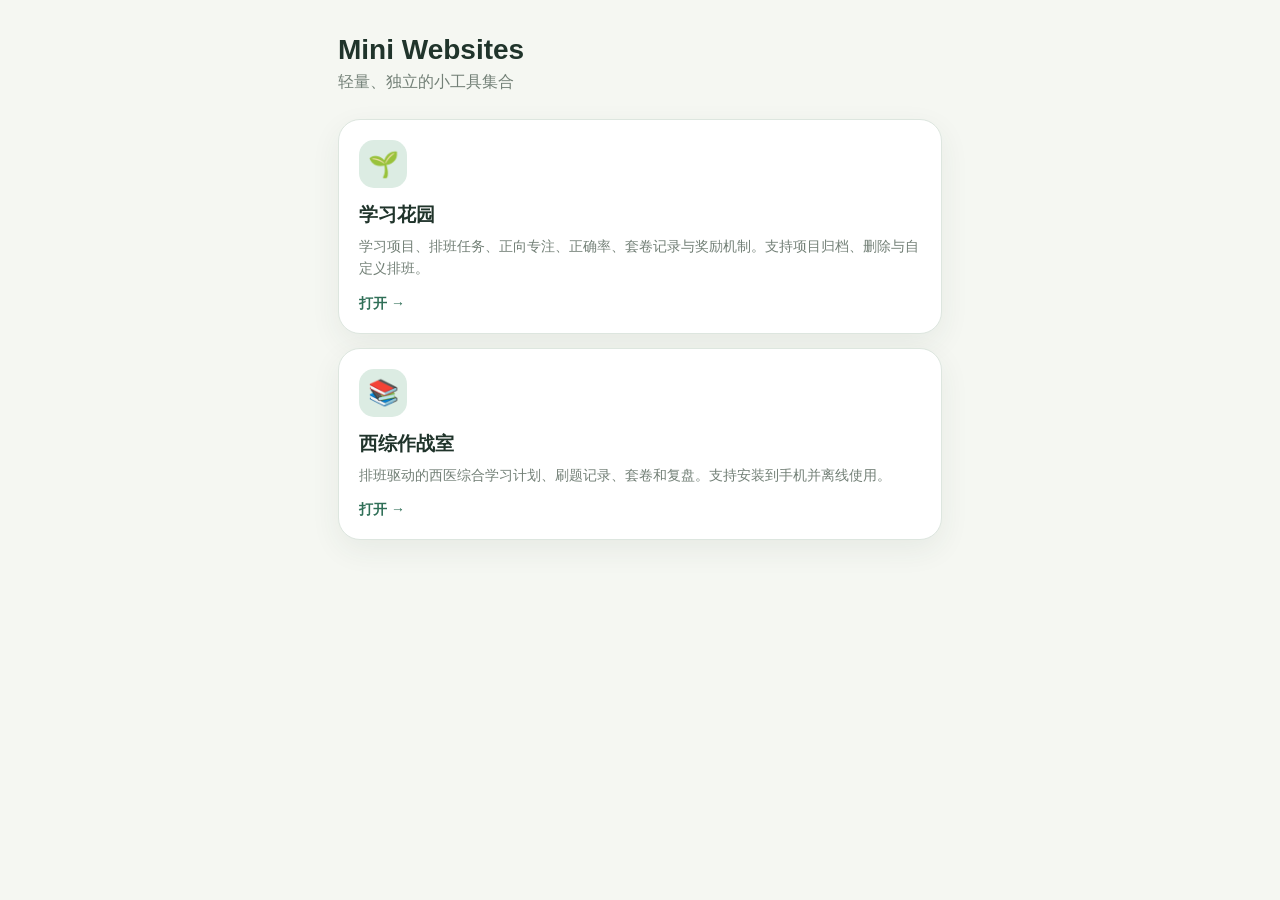
<file: index.html>
<!doctype html>
<html lang="zh-CN">
<head>
<meta charset="utf-8">
<meta name="viewport" content="width=device-width,initial-scale=1,viewport-fit=cover">
<meta name="theme-color" content="#f5f7f2">
<title>Mini Websites</title>
<style>
:root{--bg:#f5f7f2;--card:#fff;--ink:#20342b;--muted:#738077;--primary:#2f6f57;--line:#dde6df}*{box-sizing:border-box}body{margin:0;background:var(--bg);color:var(--ink);font-family:-apple-system,BlinkMacSystemFont,"Segoe UI","PingFang SC","Microsoft YaHei",sans-serif}.wrap{max-width:640px;margin:0 auto;padding:calc(34px + env(safe-area-inset-top)) 18px 40px}h1{font-size:28px;margin:0 0 6px}.sub{color:var(--muted);margin:0 0 26px}.card{display:block;text-decoration:none;color:inherit;background:var(--card);border:1px solid var(--line);border-radius:22px;padding:20px;margin-bottom:14px;box-shadow:0 10px 30px rgba(40,70,55,.07)}.icon{width:48px;height:48px;border-radius:15px;background:#dcece3;display:grid;place-items:center;font-size:25px;margin-bottom:14px}.card h2{font-size:19px;margin:0 0 7px}.card p{margin:0;color:var(--muted);line-height:1.6;font-size:14px}.go{margin-top:15px;color:var(--primary);font-weight:700;font-size:14px}</style>
</head>
<body><main class="wrap"><h1>Mini Websites</h1><p class="sub">轻量、独立的小工具集合</p><a class="card" href="./study-garden/"><div class="icon">🌱</div><h2>学习花园</h2><p>学习项目、排班任务、正向专注、正确率、套卷记录与奖励机制。支持项目归档、删除与自定义排班。</p><div class="go">打开 →</div></a><a class="card" href="./xizong-study/"><div class="icon">📚</div><h2>西综作战室</h2><p>排班驱动的西医综合学习计划、刷题记录、套卷和复盘。支持安装到手机并离线使用。</p><div class="go">打开 →</div></a></main></body>
</html>
</file>
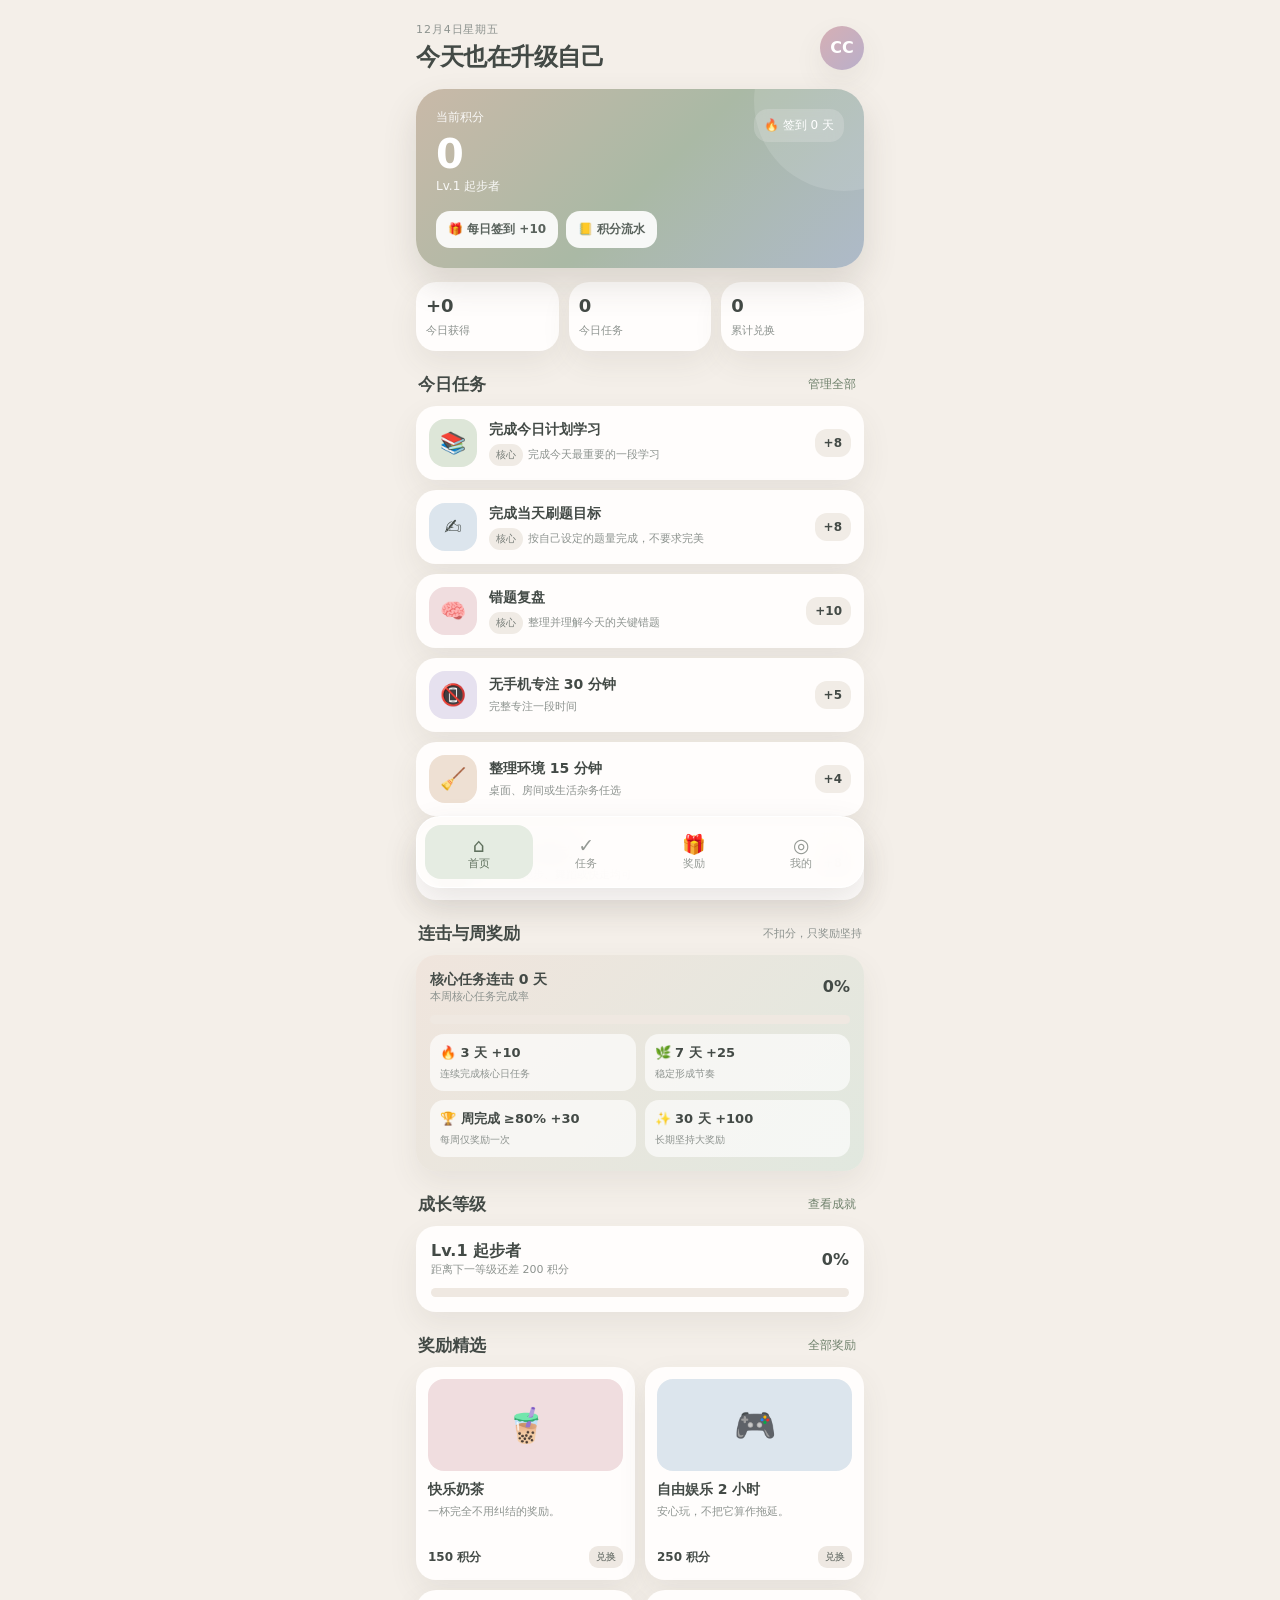
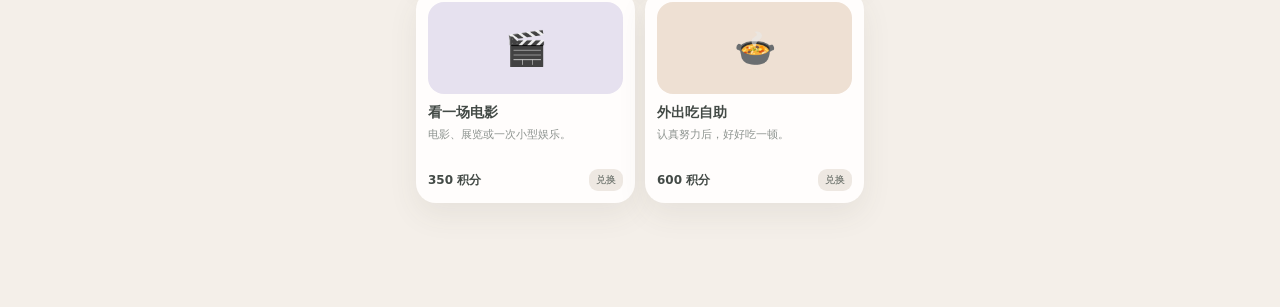
<file: rewardly/index.html>
<!doctype html>
<html lang="zh-CN">
<head>
<meta charset="utf-8">
<meta name="viewport" content="width=device-width,initial-scale=1,viewport-fit=cover">
<title>Rewardly V3.1 · 独立任务奖励系统</title>
<link rel="stylesheet" href="styles.css">
</head>
<body>
<div class="app">
<section id="home" class="page active">
  <div class="topbar"><div><div class="eyebrow" id="dateText"></div><h1>今天也在升级自己</h1></div><div class="avatar">CC</div></div>
  <div class="hero">
    <div class="hero-top"><div><div class="hero-sub">当前积分</div><div class="points" id="points">0</div><div class="hero-sub" id="levelText"></div></div><div class="pill" id="streakText"></div></div>
    <div class="hero-actions"><button onclick="dailyCheckin()">🎁 每日签到 +10</button><button onclick="switchPage('history')">📒 积分流水</button></div>
  </div>
  <div class="grid3"><div class="metric"><strong id="todayGain">+0</strong><span>今日获得</span></div><div class="metric"><strong id="todayDone">0</strong><span>今日任务</span></div><div class="metric"><strong id="redeemCount">0</strong><span>累计兑换</span></div></div>

  <div class="section-head"><h2>今日任务</h2><button class="linkbtn" onclick="switchPage('tasks')">管理全部</button></div>
  <div id="homeTasks" class="task-list"></div>

  <div class="section-head"><h2>连击与周奖励</h2><span class="muted">不扣分，只奖励坚持</span></div>
  <div class="bonus-card">
    <div class="row"><div><strong id="coreStreakText">核心任务连击 0 天</strong><div class="muted" id="weeklyRateText"></div></div><b id="weeklyRatePct">0%</b></div>
    <div class="bar"><span id="weeklyRateBar"></span></div>
    <div class="bonus-grid">
      <div class="bonus"><b>🔥 3 天 +10</b><span>连续完成核心日任务</span></div>
      <div class="bonus"><b>🌿 7 天 +25</b><span>稳定形成节奏</span></div>
      <div class="bonus"><b>🏆 周完成 ≥80% +30</b><span>每周仅奖励一次</span></div>
      <div class="bonus"><b>✨ 30 天 +100</b><span>长期坚持大奖励</span></div>
    </div>
  </div>

  <div class="section-head"><h2>成长等级</h2><button class="linkbtn" onclick="switchPage('profile')">查看成就</button></div>
  <div class="card progress-card"><div class="row"><div><b id="levelTitle"></b><div class="muted" id="levelHint"></div></div><b id="levelPct"></b></div><div class="bar"><span id="levelBar"></span></div></div>

  <div class="section-head"><h2>奖励精选</h2><button class="linkbtn" onclick="switchPage('rewards')">全部奖励</button></div>
  <div id="homeRewards" class="shop-grid"></div>
</section>

<section id="tasks" class="page">
  <div class="topbar"><div><div class="eyebrow">TASKS</div><h1>任务中心</h1></div><div class="avatar">✓</div></div>
  <div class="toolbar"><input id="taskSearch" class="search" placeholder="搜索任务" oninput="renderTasksPage()"><button class="primary" onclick="openTaskForm()">＋ 新建</button></div>
  <div class="filter-row">
    <button class="chip active" onclick="setTaskFilter('all',this)">全部</button>
    <button class="chip" onclick="setTaskFilter('daily',this)">每日</button>
    <button class="chip" onclick="setTaskFilter('weekly',this)">每周</button>
    <button class="chip" onclick="setTaskFilter('challenge',this)">挑战</button>
    <button class="chip" onclick="setTaskFilter('once',this)">一次性</button>
    <button class="chip" onclick="setTaskFilter('core',this)">核心</button>
  </div>
  <div id="taskManageList"></div>
</section>

<section id="rewards" class="page">
  <div class="topbar"><div><div class="eyebrow">REWARDS</div><h1>奖励商城</h1></div><div class="avatar">🎁</div></div>
  <div class="toolbar"><input id="rewardSearch" class="search" placeholder="搜索奖励" oninput="renderRewardsPage()"><button class="primary" onclick="openRewardForm()">＋ 新建</button></div>
  <div id="rewardGrid" class="shop-grid"></div>
</section>

<section id="profile" class="page">
  <div class="topbar"><div><div class="eyebrow">OVERVIEW</div><h1>成长记录</h1></div><div class="avatar">✦</div></div>
  <div class="stats-grid">
    <div class="card stat-card"><span>累计获得积分</span><strong id="totalEarned">0</strong></div>
    <div class="card stat-card"><span>累计完成任务</span><strong id="totalTasksDone">0</strong></div>
    <div class="card stat-card"><span>核心任务最长连击</span><strong id="bestCoreStreak">0 天</strong></div>
    <div class="card stat-card"><span>累计兑换奖励</span><strong id="totalRedeems">0</strong></div>
  </div>
  <div class="section-head"><h2>近 7 天积分</h2><span class="muted">仅统计获得积分</span></div><div class="card week" id="weekChart"></div>
  <div class="section-head"><h2>成就徽章</h2><span class="muted">自动解锁</span></div><div id="achievements"></div>
  <div class="section-head"><h2>数据</h2></div>
  <div class="card settings">
    <div class="setting-row"><div><strong>独立本地存储</strong><br><span>不与任何其他项目联动</span></div><span>已启用</span></div>
    <div class="setting-row"><div><strong>导出备份</strong><br><span>任务、奖励、积分、历史</span></div><button class="linkbtn" onclick="exportData()">导出</button></div>
    <div class="setting-row"><div><strong>导入备份</strong><br><span>从 Rewardly JSON 恢复</span></div><button class="linkbtn" onclick="document.getElementById('importFile').click()">导入</button><input id="importFile" type="file" accept=".json,application/json" hidden onchange="importData(this)"></div>
    <div class="setting-row"><div><strong>恢复默认</strong><br><span>清除当前数据</span></div><button class="linkbtn" style="color:#A87777" onclick="resetAll()">重置</button></div>
  </div>
  <p class="small-note">当前为纯前端版，数据保存在当前浏览器 localStorage。换设备或清理浏览器数据前请先导出备份。</p>
</section>

<section id="history" class="page">
  <div class="topbar"><div><div class="eyebrow">POINTS</div><h1>积分流水</h1></div><div class="avatar">📒</div></div>
  <div class="section-head"><h2>全部记录</h2><button class="linkbtn" onclick="switchPage('home')">返回首页</button></div><div class="card" id="historyList"></div>
</section>
</div>

<nav class="nav">
  <button class="active" data-page="home" onclick="switchPage('home')"><span>⌂</span>首页</button>
  <button data-page="tasks" onclick="switchPage('tasks')"><span>✓</span>任务</button>
  <button data-page="rewards" onclick="switchPage('rewards')"><span>🎁</span>奖励</button>
  <button data-page="profile" onclick="switchPage('profile')"><span>◎</span>我的</button>
</nav>
<div class="overlay" id="sheet"><div class="sheet" id="sheetContent"></div></div><div class="toast" id="toast"></div>

<script src="data.js"></script>
<script src="app.js"></script>
</body>
</html>
</file>
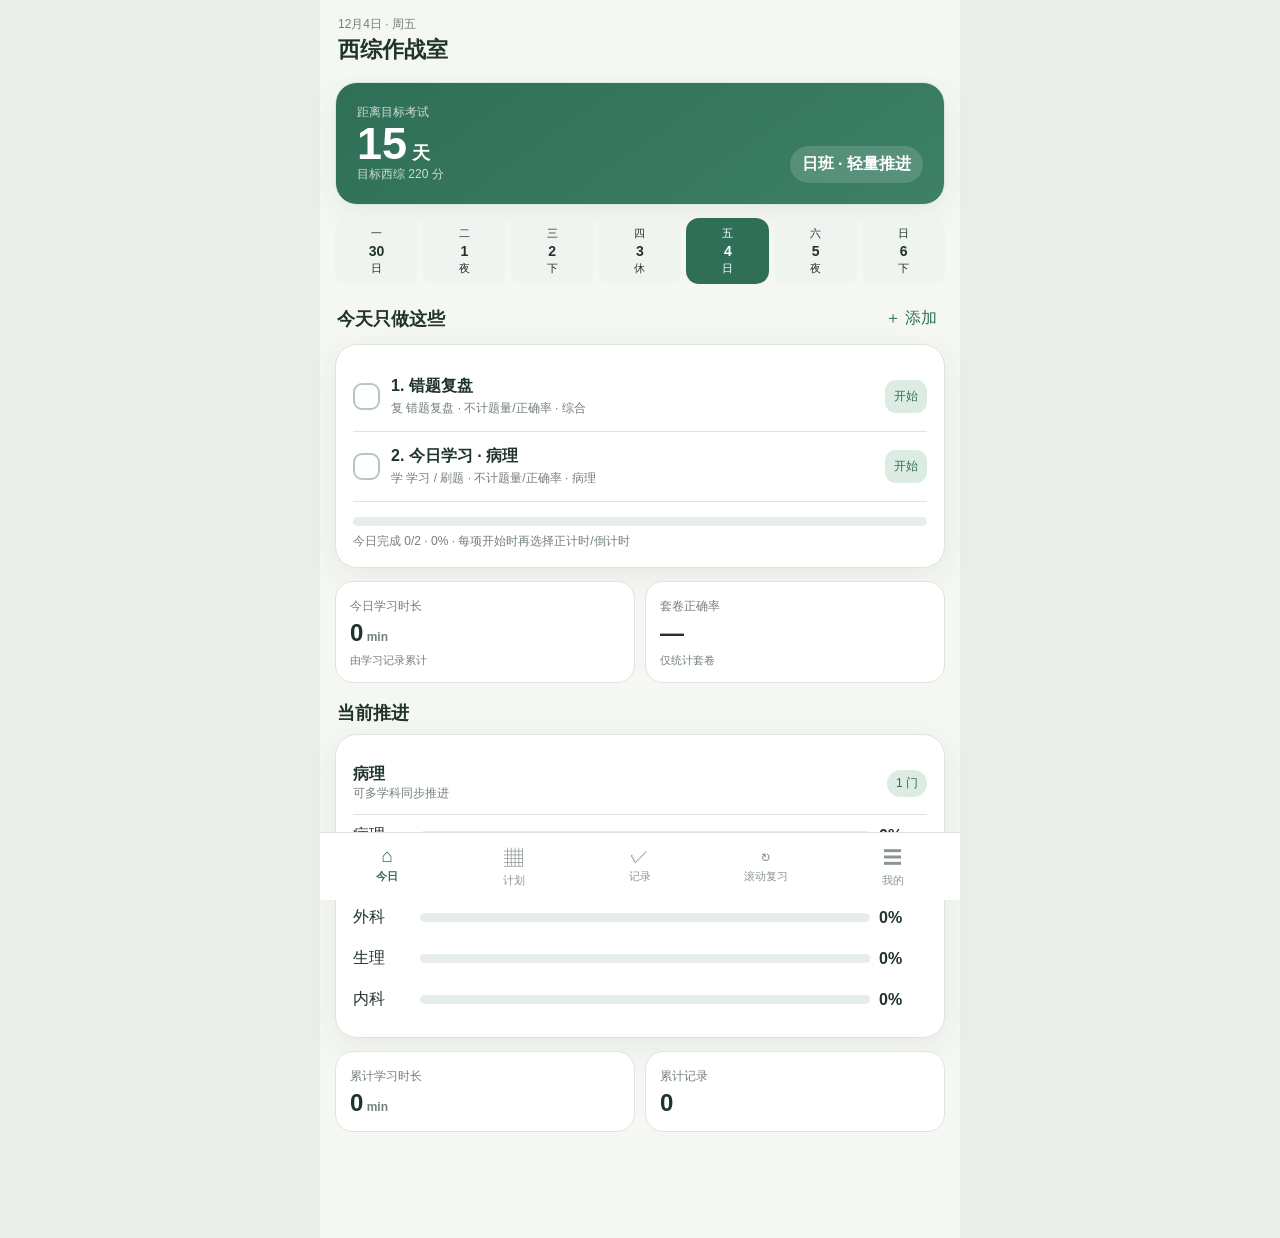
<file: xizong-study/index.html>
<!doctype html>
<html lang="zh-CN">
<head>
<meta charset="utf-8">
<meta name="viewport" content="width=device-width,initial-scale=1,viewport-fit=cover,user-scalable=no">
<meta name="theme-color" content="#2f6f57">
<meta name="apple-mobile-web-app-capable" content="yes">
<meta name="apple-mobile-web-app-status-bar-style" content="default">
<meta name="apple-mobile-web-app-title" content="西综作战室">
<link rel="manifest" href="./manifest.webmanifest">
<link rel="icon" href="./icon.svg">
<link rel="stylesheet" href="./styles.css?v=40">
<title>西综作战室</title>
</head>
<body>
<div class="app">
<header class="top"><div><p id="dateText" class="eyebrow"></p><h1>西综作战室</h1></div><button id="installBtn" class="iconbtn hidden" aria-label="安装到桌面">＋</button></header>
<main id="view" class="view"></main>
</div>
<nav id="nav" class="nav">
<button data-view="today" class="active"><span>⌂</span><small>今日</small></button>
<button data-view="plan"><span>▦</span><small>计划</small></button>
<button data-view="records"><span>✓</span><small>记录</small></button>
<button data-view="rolling"><span>↻</span><small>滚动复习</small></button>
<button data-view="me"><span>☰</span><small>我的</small></button>
</nav>

<dialog id="recordDialog" class="sheet"><form id="recordForm" class="sheetin">
<div class="handle"></div><div class="sheethead"><h3 id="recordTitle">记录学习</h3><button type="button" id="closeRecord" class="iconbtn">×</button></div>
<input type="hidden" id="recordTaskId"><input type="hidden" id="recordEditId">
<label>日期<input id="rDate" type="date" required></label>
<label>记录类型<select id="rType"><option value="study">学习 / 刷题</option><option value="review">错题复盘</option><option value="mock">套卷</option></select></label>
<label>科目<select id="rSubject"></select></label>
<div id="mockRecordFields" class="hidden">
<label>年份<input id="rYear" type="number" min="2000" max="2035"></label>
<div class="grid2"><label>套卷题数<input id="rTotal" type="number" min="1" value="165" readonly></label><label>正确数<input id="rCorrect" type="number" min="0" max="165" inputmode="numeric"></label></div>
</div>
<label>实际用时（分钟）<input id="rMinutes" type="number" min="0" inputmode="numeric"></label>
<label>备注<textarea id="rNote" rows="3" placeholder="可选"></textarea></label>
<button class="btn primary" type="submit">保存记录</button>
</form></dialog>

<dialog id="taskDialog" class="sheet"><form id="taskForm" class="sheetin">
<div class="handle"></div><div class="sheethead"><h3 id="taskTitle">添加任务</h3><button type="button" id="closeTask" class="iconbtn">×</button></div>
<input type="hidden" id="taskId"><label>任务名称<input id="tName" required></label><label>日期<input id="tDate" type="date" required></label>
<label>类型<select id="tType"><option value="practice">学习 / 刷题</option><option value="review">错题复盘</option><option value="mock">套卷</option></select></label>
<label id="qWrap" class="hidden">套卷题数<input id="tQuestions" type="number" min="1" value="165" inputmode="numeric"></label>
<button class="btn primary" type="submit">保存任务</button>
</form></dialog>

<dialog id="rollingDialog" class="sheet"><form id="rollingForm" class="sheetin">
<div class="handle"></div><div class="sheethead"><div><div class="small muted">间隔复习</div><h3>添加滚动复习</h3></div><button type="button" id="closeRolling" class="iconbtn">×</button></div>
<label>学科<select id="rollCatalogCategory"></select></label>
<label>具体内容<select id="rollPreset"></select></label>
<input id="rollCustomName" type="hidden" value="">
<select id="rollSubject" class="hidden" tabindex="-1" aria-hidden="true"></select>
<label>本轮学习完成日期<input id="rollStart" type="date" required></label>
<div class="callout">加入滚动的内容就是当天要学的内容：会立即同步到“今日到期”和“今天只做这些”；完成当天学习后，再按后续滚动日期继续复习。</div>
<button class="btn primary" type="submit">加入滚动复习</button>
</form></dialog>

<dialog id="timerDialog" class="sheet"><div class="sheetin">
<div class="handle"></div><div class="sheethead"><div><div class="small muted">学习计时</div><h3 id="timerTitle">开始学习</h3></div><button type="button" id="closeTimer" class="iconbtn">×</button></div>
<div id="timerChoose">
<p class="small muted timer-help">不预设计划用时。开始时再决定正计时、倒计时，或直接完成。</p>
<div class="timer-mode-grid"><button class="timer-mode primary-soft" data-timer="up"><b>正计时</b><span>学多久算多久</span></button><button class="timer-mode primary-soft" data-timer="down-25"><b>25 分钟</b><span>倒计时</span></button><button class="timer-mode primary-soft" data-timer="down-45"><b>45 分钟</b><span>倒计时</span></button><button class="timer-mode primary-soft" data-timer="down-60"><b>60 分钟</b><span>倒计时</span></button></div>
<div class="timer-custom"><input id="timerCustom" type="number" min="1" max="360" inputmode="numeric" placeholder="自定义分钟"><button type="button" class="btn secondary" data-timer="custom">开始倒计时</button></div>
<button type="button" class="btn secondary" data-timer="direct" style="margin-top:10px">不计时，直接完成</button>
</div>
<div id="timerRunning" class="hidden">
<div id="timerModeText" class="timer-mode-text"></div><div id="timerClock" class="timer-clock">00:00</div><div id="timerStatus" class="small muted timer-status"></div>
<button type="button" class="btn primary" data-timer="finish">完成并记录用时</button><button type="button" class="btn secondary danger" data-timer="cancel" style="margin-top:9px">取消本次计时</button>
</div>
</div></dialog>

<div id="toast" class="toast"></div><input id="importFile" class="hidden" type="file" accept="application/json,.json">
<script src="./integrated-runtime.js?v=48"></script>
<script src="./app.js?v=48"></script>
</body>
</html>
</file>
<file: rewardly/styles.css>
:root{
  --bg:#F4EFE9;--paper:#FFFDFC;--text:#434A46;--muted:#8D938F;--line:#E7E0D9;
  --sage:#A8B7A1;--sage2:#DDE6D8;--blue:#AABACB;--blue2:#DCE5ED;
  --pink:#D6AFB4;--pink2:#F0DDDF;--apricot:#D7B18D;--apricot2:#EEE0D3;
  --lav:#B9AFCA;--lav2:#E6E1EF;--danger:#B88080;--shadow:0 12px 30px rgba(82,72,62,.08);
}
*{box-sizing:border-box} html,body{margin:0;min-height:100%;background:var(--bg);color:var(--text);
font-family:Inter,ui-sans-serif,system-ui,-apple-system,"PingFang SC","Microsoft YaHei",sans-serif}
button,input,select,textarea{font:inherit} button{cursor:pointer}
.app{max-width:480px;margin:auto;min-height:100vh;padding:18px 16px 104px}.page{display:none}.page.active{display:block}
.topbar{display:flex;justify-content:space-between;align-items:center;margin:4px 0 16px}.eyebrow{font-size:11px;color:var(--muted);letter-spacing:.08em;margin-bottom:4px}
h1{font-size:24px;letter-spacing:-.5px;margin:0}.avatar{width:44px;height:44px;border-radius:50%;display:grid;place-items:center;color:white;font-weight:800;background:linear-gradient(135deg,var(--pink),var(--lav));box-shadow:var(--shadow)}
.hero{padding:20px;border-radius:28px;background:linear-gradient(135deg,#C9B9A8,#AAB9A5 52%,#AEBAC9);color:white;box-shadow:0 16px 34px rgba(90,79,70,.16);overflow:hidden;position:relative}
.hero:after{content:"";position:absolute;width:180px;height:180px;right:-70px;top:-78px;border-radius:50%;background:rgba(255,255,255,.13)}
.hero-top{display:flex;justify-content:space-between;align-items:flex-start;gap:12px}.points{font-size:40px;font-weight:850;line-height:1;margin:8px 0 4px}.hero-sub{font-size:12px;opacity:.9}
.pill{padding:8px 10px;border-radius:14px;background:rgba(255,255,255,.18);font-size:12px;backdrop-filter:blur(8px)}
.hero-actions{display:flex;gap:8px;margin-top:16px}.hero-actions button{border:none;border-radius:14px;padding:10px 12px;background:rgba(255,255,255,.9);color:#59625C;font-size:12px;font-weight:700}
.grid3{display:grid;grid-template-columns:repeat(3,1fr);gap:10px;margin:14px 0 4px}.metric,.card{background:var(--paper);box-shadow:var(--shadow);border-radius:20px}
.metric{padding:13px 10px}.metric strong{display:block;font-size:18px;margin-bottom:3px}.metric span,.muted{font-size:11px;color:var(--muted)}
.section-head{display:flex;justify-content:space-between;align-items:center;margin:22px 2px 10px}.section-head h2{font-size:17px;margin:0}.linkbtn{border:none;background:transparent;color:#6E806B;font-size:12px}
.progress-card{padding:15px}.row{display:flex;justify-content:space-between;align-items:center;gap:10px}.bar{height:9px;background:#EFE8E1;border-radius:999px;overflow:hidden;margin-top:11px}.bar span{display:block;height:100%;border-radius:999px;background:linear-gradient(90deg,var(--sage),var(--blue));width:0}
.task-list{display:flex;flex-direction:column;gap:10px}.task{display:grid;grid-template-columns:48px 1fr auto;gap:12px;align-items:center;padding:13px;background:var(--paper);border-radius:20px;box-shadow:var(--shadow)}
.task-icon{width:48px;height:48px;border-radius:16px;display:grid;place-items:center;font-size:21px}.task h3{font-size:14px;margin:0 0 5px}.task p{font-size:11px;color:var(--muted);margin:0}.reward{font-size:12px;font-weight:800;padding:7px 9px;border-radius:12px;background:#F1ECE6}.task.done{opacity:.56}.task.done h3{text-decoration:line-through}
.sage{background:var(--sage2)}.blue{background:var(--blue2)}.pink{background:var(--pink2)}.apricot{background:var(--apricot2)}.lav{background:var(--lav2)}
.type-tag{display:inline-flex;align-items:center;padding:4px 7px;border-radius:999px;background:#F0EBE5;font-size:10px;color:#777D78;margin-right:5px}
.bonus-card{padding:14px;background:linear-gradient(135deg,#F0E5DD,#E1E8DF);border-radius:20px;box-shadow:var(--shadow)}.bonus-card strong{font-size:14px}.bonus-grid{display:grid;grid-template-columns:1fr 1fr;gap:9px;margin-top:10px}.bonus{background:rgba(255,255,255,.65);border-radius:14px;padding:10px}.bonus b{display:block;font-size:13px}.bonus span{font-size:10px;color:var(--muted)}
.toolbar{display:flex;gap:8px;margin:10px 0 12px}.search{flex:1;border:1px solid var(--line);background:var(--paper);border-radius:15px;padding:11px 12px;outline:none}.primary{border:none;border-radius:15px;padding:11px 13px;background:#A5B39F;color:white;font-weight:700}
.filter-row{display:flex;gap:8px;overflow:auto;padding-bottom:4px;margin-bottom:12px}.chip{white-space:nowrap;border:none;border-radius:999px;padding:8px 12px;background:#EDE7E1;color:#6E746F;font-size:12px}.chip.active{background:#DCE6D8;color:#5E705A}
.manage-card{padding:13px;background:var(--paper);border-radius:18px;box-shadow:var(--shadow);display:flex;justify-content:space-between;gap:10px;align-items:center;margin-bottom:10px}.manage-card .left{display:flex;gap:11px;align-items:center;min-width:0}.manage-card h3{font-size:14px;margin:0 0 4px}.manage-card p{font-size:11px;color:var(--muted);margin:0}.actions{display:flex;gap:6px}.iconbtn{border:none;background:#F0EBE6;border-radius:12px;width:34px;height:34px}
.shop-grid{display:grid;grid-template-columns:1fr 1fr;gap:10px}.shop-item{padding:12px;background:var(--paper);border-radius:20px;box-shadow:var(--shadow)}.shop-icon{width:100%;height:92px;border-radius:16px;display:grid;place-items:center;font-size:34px;margin-bottom:10px}.shop-item h3{font-size:14px;margin:0 0 5px}.shop-item p{font-size:11px;color:var(--muted);margin:0;min-height:32px}.shop-bottom{display:flex;justify-content:space-between;align-items:center;margin-top:10px;gap:5px}.shop-bottom strong{font-size:12px}.shop-bottom button{border:none;border-radius:9px;padding:5px 7px;background:#EEE8E2;color:#555D57;font-size:10px;line-height:1.2}
.stats-grid{display:grid;grid-template-columns:1fr 1fr;gap:10px}.stat-card{padding:16px}.stat-card strong{display:block;font-size:23px;margin-top:6px}.stat-card span{font-size:11px;color:var(--muted)}
.week{display:grid;grid-template-columns:repeat(7,1fr);gap:7px;align-items:end;height:128px;padding:14px 10px 4px}.day{display:flex;flex-direction:column;align-items:center;gap:6px;height:100%;justify-content:flex-end}.col{width:100%;max-width:24px;border-radius:8px 8px 4px 4px;background:linear-gradient(180deg,var(--blue),var(--sage));min-height:6px}.day label{font-size:10px;color:var(--muted)}
.history-item{padding:13px 14px;display:flex;justify-content:space-between;gap:10px;align-items:center}.history-item+.history-item{border-top:1px solid #F0EBE6}.history-item h4{font-size:13px;margin:0 0 3px}.history-item p{margin:0;font-size:10px;color:var(--muted)}.plus{color:#6E896B;font-weight:800}.minus{color:#A87777;font-weight:800}
.badge{display:flex;gap:12px;align-items:center;padding:13px;margin-bottom:10px}.badge-icon{width:48px;height:48px;border-radius:16px;display:grid;place-items:center;font-size:21px}.badge h3{font-size:14px;margin:0 0 4px}.badge p{font-size:11px;color:var(--muted);margin:0}
.settings{padding:5px 12px}.setting-row{display:flex;justify-content:space-between;align-items:center;padding:13px 0;border-bottom:1px solid var(--line)}.setting-row:last-child{border-bottom:none}.setting-row strong{font-size:13px}.setting-row span{font-size:11px;color:var(--muted)}
.nav{position:fixed;left:50%;transform:translateX(-50%);bottom:12px;width:min(448px,calc(100% - 24px));display:grid;grid-template-columns:repeat(4,1fr);padding:8px;background:rgba(255,253,252,.92);backdrop-filter:blur(16px);border:1px solid rgba(255,255,255,.9);box-shadow:0 14px 34px rgba(79,69,61,.13);border-radius:24px;z-index:20}.nav button{border:none;background:transparent;border-radius:16px;padding:8px 3px;color:#949994;font-size:11px}.nav button span{display:block;font-size:19px}.nav button.active{background:#E5ECE2;color:#5F705D}
.overlay{position:fixed;inset:0;background:rgba(55,50,46,.30);display:none;align-items:flex-end;justify-content:center;z-index:30}.overlay.show{display:flex}.sheet{width:min(480px,100%);max-height:88vh;overflow:auto;background:#FFFDFC;border-radius:28px 28px 0 0;padding:18px 18px 28px}.sheet h3{margin:0 0 14px}.form-group{margin-bottom:12px}.form-group label{display:block;font-size:11px;color:var(--muted);margin-bottom:6px}.form-group input,.form-group select,.form-group textarea{width:100%;border:1px solid var(--line);border-radius:14px;padding:11px 12px;background:#FAF7F3;outline:none}.form-group textarea{min-height:70px;resize:vertical}.two{display:grid;grid-template-columns:1fr 1fr;gap:10px}.sheet-actions{display:flex;gap:9px;margin-top:16px}.sheet-actions button{flex:1;border:none;border-radius:15px;padding:12px}.secondary{background:#F0EBE6}.danger{background:#E8D3D3;color:#8D6262}.confirm{background:#A7B5A0;color:white}
.toast{position:fixed;top:18px;left:50%;transform:translateX(-50%) translateY(-16px);background:#454B47;color:white;padding:10px 14px;border-radius:14px;font-size:12px;opacity:0;transition:.22s;z-index:40}.toast.show{opacity:1;transform:translateX(-50%) translateY(0)}
.empty{padding:26px 16px;text-align:center;color:var(--muted);font-size:12px}.small-note{font-size:10px;color:var(--muted);line-height:1.6}
</file>
<file: xizong-study/styles.css>
:root{--bg:#f5f7f2;--card:#fff;--ink:#20342b;--muted:#748078;--line:#dce5df;--p:#2f6f57;--ps:#dcece3;--gold:#9a6a2d;--danger:#a64b48;--safe:env(safe-area-inset-bottom,0px)}*{box-sizing:border-box}html,body{margin:0;min-height:100%;background:var(--bg);color:var(--ink);font-family:-apple-system,BlinkMacSystemFont,"Segoe UI","PingFang SC","Microsoft YaHei",sans-serif;-webkit-tap-highlight-color:transparent}button,input,select,textarea{font:inherit}button{cursor:pointer}.app{max-width:640px;margin:auto;min-height:100vh;padding-bottom:calc(82px + var(--safe))}.top{position:sticky;top:0;z-index:8;padding:calc(16px + env(safe-area-inset-top,0px)) 18px 12px;background:rgba(245,247,242,.95);backdrop-filter:blur(14px);display:flex;justify-content:space-between;align-items:center}.eyebrow{font-size:12px;color:var(--muted);margin:0 0 2px}.top h1{font-size:22px;margin:0}.view{padding:5px 15px 24px}.card{background:var(--card);border:1px solid var(--line);border-radius:22px;padding:17px;margin-bottom:13px;box-shadow:0 8px 28px rgba(40,70,55,.07)}.hero{background:linear-gradient(145deg,#2f6f57,#3d8066);color:#fff;padding:21px}.hero .muted{color:rgba(255,255,255,.76)}.hero-row{display:flex;align-items:flex-end;justify-content:space-between;gap:10px}.hero-num{font-size:45px;font-weight:800;line-height:1}.pill{padding:8px 12px;border-radius:999px;background:rgba(255,255,255,.15);font-weight:700;white-space:nowrap}.muted{color:var(--muted)}.small{font-size:12px}.section{display:flex;justify-content:space-between;align-items:center;margin:18px 2px 9px}.section h2,.card h2{font-size:18px;margin:0}.section button,.linkbtn{border:0;background:transparent;color:var(--p);padding:6px}.stats{display:grid;grid-template-columns:1fr 1fr;gap:10px}.stat{background:#fff;border:1px solid var(--line);border-radius:18px;padding:14px}.stat b{display:block;font-size:24px;margin-top:4px}.week{display:grid;grid-template-columns:repeat(7,1fr);gap:5px;margin:12px 0}.day{border:0;outline:0;border-radius:13px;padding:8px 2px;background:#f0f4f1;font-size:11px;text-align:center}.day b{display:block;font-size:14px;margin:2px 0}.day.today{background:var(--p);color:#fff}.progress{height:9px;border-radius:99px;background:#e7eee9;overflow:hidden}.progress i{display:block;height:100%;background:var(--p)}.progress-row{display:grid;grid-template-columns:58px 1fr 48px;align-items:center;gap:9px;padding:10px 0}.badge{display:inline-block;padding:5px 9px;border-radius:999px;background:var(--ps);color:var(--p);font-size:12px}.badge.wait{background:#f8eedf;color:var(--gold)}.listrow{display:flex;justify-content:space-between;align-items:center;gap:10px;padding:12px 0;border-bottom:1px solid var(--line)}.listrow:last-child{border-bottom:0}.record{padding:13px 0;border-bottom:1px solid var(--line)}.record:last-child{border:0}.rhead{display:flex;justify-content:space-between;gap:10px}.score{font-weight:800;color:var(--p)}.btn{width:100%;min-height:48px;border-radius:16px;padding:11px 14px;font-weight:700}.primary{border:0;background:var(--p);color:#fff}.secondary{border:1px solid var(--line);background:#fff;color:var(--ink)}.danger{color:var(--danger)!important}input,select,textarea{width:100%;border:1px solid var(--line);background:#fbfcfa;border-radius:13px;padding:11px 12px;outline:none;color:var(--ink)}input:focus,select:focus,textarea:focus{border-color:#85ae99;box-shadow:0 0 0 3px rgba(47,111,87,.08)}label{display:flex;flex-direction:column;gap:6px;margin-bottom:12px;font-size:13px;color:var(--muted)}.grid2{display:grid;grid-template-columns:1fr 1fr;gap:10px}.nav{position:fixed;z-index:12;bottom:0;left:50%;transform:translateX(-50%);width:min(640px,100%);display:grid;grid-template-columns:repeat(5,1fr);background:rgba(255,255,255,.97);border-top:1px solid var(--line);padding:7px 4px calc(7px + var(--safe));backdrop-filter:blur(15px)}.nav button{border:0;background:transparent;color:#8a968f;padding:5px 1px;display:flex;flex-direction:column;gap:2px;align-items:center}.nav button span{font-size:19px}.nav button small{font-size:11px}.nav button.active{color:var(--p);font-weight:700}.sheet{border:0;padding:0;width:min(640px,100%);max-width:none;margin:auto auto 0;background:transparent}.sheet::backdrop{background:rgba(25,38,31,.35)}.sheetin{background:#fff;border-radius:27px 27px 0 0;padding:8px 18px calc(22px + var(--safe))}.handle{width:42px;height:5px;background:#d5ddd8;border-radius:99px;margin:2px auto 14px}.sheethead{display:flex;justify-content:space-between;align-items:center;margin-bottom:13px}.sheethead h3{margin:0}.iconbtn{border:0;background:#fff;border-radius:13px;width:38px;height:38px;font-size:20px}.toast{position:fixed;z-index:30;left:50%;bottom:calc(90px + var(--safe));transform:translate(-50%,18px);background:#20342b;color:#fff;padding:10px 14px;border-radius:999px;font-size:13px;opacity:0;transition:.2s;pointer-events:none}.toast.show{opacity:1;transform:translate(-50%,0)}.hidden{display:none!important}.empty{text-align:center;color:var(--muted);padding:24px 8px}.callout{background:#fffaf1;border-left:4px solid #c8934c;padding:11px 13px;border-radius:4px 14px 14px 4px;color:#6b583e;font-size:13px;margin:10px 0}.subject-grid{display:grid;grid-template-columns:repeat(2,minmax(0,1fr));gap:9px;margin:12px 0}.subject-choice{display:flex!important;flex-direction:row!important;align-items:center;gap:9px!important;margin:0!important;padding:11px;border:1px solid var(--line);border-radius:14px;color:var(--ink)!important;background:#fbfcfa}.subject-choice input{width:18px;height:18px;margin:0;accent-color:var(--p)}.subject-choice:has(input:checked){background:var(--ps);border-color:#a9c8b8;color:var(--p)!important;font-weight:700}.range-row{padding:12px 0;border-bottom:1px solid var(--line)}.range-row:last-child{border:0}.range-wrap{display:flex;align-items:center;gap:10px;margin-top:8px}.range-wrap input{flex:1;padding:0;border:0;background:transparent;accent-color:var(--p);height:32px;box-shadow:none}.range-wrap output{min-width:44px;text-align:right;font-weight:700;color:var(--p)}.shift-edit{display:grid;grid-template-columns:minmax(0,1fr) 92px;gap:12px;align-items:center;padding:10px 0;border-bottom:1px solid var(--line)}.shift-edit:last-child{border:0}.shift-edit select{padding:9px 10px}.shift-row{display:grid;grid-template-columns:repeat(4,1fr);gap:8px}.shift-btn{border:0;padding:12px 4px;border-radius:15px;background:#edf4ef;color:var(--ink)}.shift-btn.active{background:var(--p);color:#fff}.swipe{position:relative;overflow:hidden;touch-action:pan-y}.swipe-actions{position:absolute;right:0;top:0;bottom:0;width:136px;display:grid;grid-template-columns:1fr 1fr}.swipe-actions button{border:0;color:#fff;font-weight:700}.swipe-edit{background:#638b77}.swipe-del{background:var(--danger)}.task{position:relative;z-index:1;background:#fff;display:flex;align-items:center;gap:11px;padding:14px 0;border-bottom:1px solid var(--line);transition:transform .18s}.swipe.open .task{transform:translateX(-136px)}.record-swipe .record-swipe-main{position:relative;z-index:1;background:#fff;transition:transform .18s}.record-swipe.open .record-swipe-main{transform:translateX(-136px)}.check{width:27px;height:27px;border:2px solid #b6c8bd;border-radius:9px;background:#fff;display:grid;place-items:center;flex:none}.task.done .check{background:var(--p);border-color:var(--p);color:#fff}.task.done .task-title{text-decoration:line-through;color:var(--muted)}.taskmain{flex:1;min-width:0}.task-title{font-weight:700;margin-bottom:3px}.meta{font-size:12px;color:var(--muted)}.recordbtn{border:0;background:var(--ps);color:var(--p);border-radius:11px;padding:8px 9px;font-size:12px}.mock-actions{display:flex;gap:7px;align-items:center}.mockbtn{border:0;border-radius:999px;padding:7px 10px;background:#f8eedf;color:#8d622b;font-size:12px;white-space:nowrap}.mockbtn.done{background:var(--ps);color:var(--p)}.xbtn{width:34px;height:34px;border:1px solid var(--line);border-radius:10px;background:#fff;color:var(--danger);font-size:18px}.daily-note{margin-top:6px;font-size:11px;color:var(--muted)}@media(min-width:641px){body{background:#e9eee9}.app{background:var(--bg)}}
.rolling-alert{border-color:#d7e6dd;background:#fbfdfb}.rolling-item,.rolling-due{padding:13px 0;border-bottom:1px solid var(--line)}.rolling-item:last-child,.rolling-due:last-child{border-bottom:0}.rolling-item{display:flex;justify-content:space-between;gap:10px;align-items:center}.rolling-main{min-width:0;flex:1}.rolling-main b{display:block;line-height:1.45}.rolling-actions{display:flex;gap:6px;align-items:center}.rolling-due-actions{display:flex;gap:7px;flex-wrap:wrap;margin-top:9px}.rolling-due-actions .recordbtn{padding:7px 10px}@media(max-width:380px){.rolling-item{align-items:flex-start}.rolling-actions{flex-direction:column}}

/* Timer styles (merged from legacy timer.css) */
.timer-help{margin:0 0 13px}.timer-mode-grid{display:grid;grid-template-columns:1fr 1fr;gap:9px}.timer-mode{border:1px solid #cfe0d6;border-radius:16px;padding:14px 10px;min-height:78px;text-align:left;display:flex;flex-direction:column;justify-content:center;gap:4px}.timer-mode b{font-size:16px}.timer-mode span{font-size:12px;color:#748078}.primary-soft{background:#edf6f0;color:#2f6f57}.timer-custom{display:grid;grid-template-columns:1fr 1fr;gap:9px;align-items:center;margin-top:10px}.timer-custom input{margin:0}.timer-custom .btn{min-height:44px}.timer-mode-text{text-align:center;color:#2f6f57;font-weight:700;margin-top:8px}.timer-clock{text-align:center;font-size:58px;line-height:1;font-weight:800;letter-spacing:-2px;margin:20px 0 10px;color:#20342b;font-variant-numeric:tabular-nums}.timer-status{text-align:center;margin-bottom:22px}.recordbtn.running{background:#2f6f57;color:#fff}.stat b small{font-size:12px;color:#748078;font-weight:600}.sheet .hidden{display:none!important}@media(max-width:380px){.timer-mode-grid{grid-template-columns:1fr}.timer-custom{grid-template-columns:1fr}.timer-clock{font-size:50px}}

/* Runtime enhancement styles (merged from legacy powerups.css) */
.ux-status{display:inline-flex;align-items:center;justify-content:center;white-space:nowrap;border-radius:999px;padding:3px 8px;font-size:11px;font-weight:700;background:#eef5f1;color:#35614d}.ux-status.overdue{background:#fff0ea;color:#a34e32}.ux-status.today{background:#edf7ef;color:#34704d}.ux-status.future{background:#f1f3f7;color:#657087}.ux-status.done{background:#eef5f1;color:#4b6d5d}.ux-task-status{margin-right:6px;align-self:center}.ux-stats3{grid-template-columns:repeat(2,minmax(0,1fr))}.ux-due-card{padding-top:10px}.ux-batch{display:flex;gap:7px;flex-wrap:wrap;padding:0 0 10px}.ux-batch button,.ux-inline-actions button,.ux-more,.ux-mini{border:1px solid #dce8e1;background:#fff;border-radius:10px;padding:7px 9px;font-size:12px;color:#355c49}.ux-due-row,.ux-project-row{display:flex;align-items:center;gap:9px;padding:11px 0;border-bottom:1px solid #edf1ee}.ux-due-row:last-child,.ux-project-row:last-child{border-bottom:0}.ux-grow{min-width:0;flex:1}.ux-grow b{display:block;overflow:hidden;text-overflow:ellipsis}.ux-inline-actions{display:flex;gap:5px}.ux-check{display:flex;align-items:center;margin:0}.ux-check input{width:18px;height:18px}.ux-more{display:block;width:100%;margin-top:10px}.ux-group{background:#fff;border-radius:16px;margin-bottom:10px;box-shadow:0 6px 22px rgba(48,73,59,.05);overflow:hidden}.ux-group summary{list-style:none;display:flex;align-items:center;justify-content:space-between;padding:15px 16px;font-weight:700;cursor:pointer}.ux-group summary::-webkit-details-marker{display:none}.ux-group summary span{font-size:12px;color:#7b8b81;background:#f1f5f2;border-radius:999px;padding:3px 8px}.ux-group .ux-project-row,.ux-group .empty{margin:0 16px}.ux-mini.danger{color:#9f4f42;border-color:#ead8d3}.ux-backlog{display:flex;align-items:center;justify-content:space-between;gap:12px;margin:0 0 10px;padding:11px 12px;border-radius:13px;background:#f4f8f5}.ux-backlog button{border:0;background:#e8f2ec;color:#35614d;border-radius:9px;padding:7px 10px}.ux-hidden{display:none!important}.ux-card-title{display:flex;align-items:center;justify-content:space-between;margin-bottom:12px}.ux-card-title h2{margin:0}.ux-trend-row{display:grid;grid-template-columns:54px 1fr 42px 52px;align-items:center;gap:8px;padding:8px 0}.ux-trend{height:8px;border-radius:999px;background:#edf1ee;overflow:hidden}.ux-trend i{display:block;height:100%;background:#6f9b83;border-radius:inherit}.ux-trend-row b{text-align:right}.ux-trend-row small{text-align:right;color:#879087}.ux-backup-reminder{padding:12px;margin:2px 0 12px;border-radius:13px;background:#f5f8ed}.ux-backup-reminder .ux-mini{margin-top:8px}.ux-toast{position:fixed;left:50%;transform:translateX(-50%) translateY(18px);bottom:92px;z-index:9999;display:flex;align-items:center;gap:12px;max-width:calc(100vw - 28px);padding:11px 14px;border-radius:14px;background:#25352d;color:#fff;box-shadow:0 10px 30px rgba(0,0,0,.16);opacity:0;pointer-events:none;transition:.2s ease}.ux-toast.show{opacity:1;transform:translateX(-50%) translateY(0);pointer-events:auto}.ux-timer-bar{position:fixed;z-index:9000;left:14px;right:14px;bottom:78px;display:grid;grid-template-columns:auto 1fr auto;grid-template-areas:'dot name clock' 'dot mode clock';gap:2px 8px;align-items:center;border:0;border-radius:16px;padding:10px 13px;background:#294f3d;color:#fff;box-shadow:0 12px 30px rgba(25,54,40,.22);text-align:left}.ux-timer-dot{grid-area:dot;font-size:12px}.ux-timer-name{grid-area:name;overflow:hidden;text-overflow:ellipsis;white-space:nowrap;font-weight:700}.ux-timer-bar b{grid-area:clock;font-size:20px}.ux-timer-bar small{grid-area:mode;opacity:.78}.ux-pause-btn{width:100%}@media(min-width:700px){.ux-stats3{grid-template-columns:repeat(3,minmax(0,1fr))}}@media(max-width:520px){.ux-due-row{align-items:flex-start;flex-wrap:wrap}.ux-due-row .ux-inline-actions{width:100%;padding-left:27px}.ux-project-row{flex-wrap:wrap}.ux-project-row .ux-grow{min-width:70%}.ux-project-row .ux-status{margin-left:auto}.ux-inline-actions button{flex:1}.ux-trend-row{grid-template-columns:48px 1fr 38px}.ux-trend-row small{display:none}}
</file>
